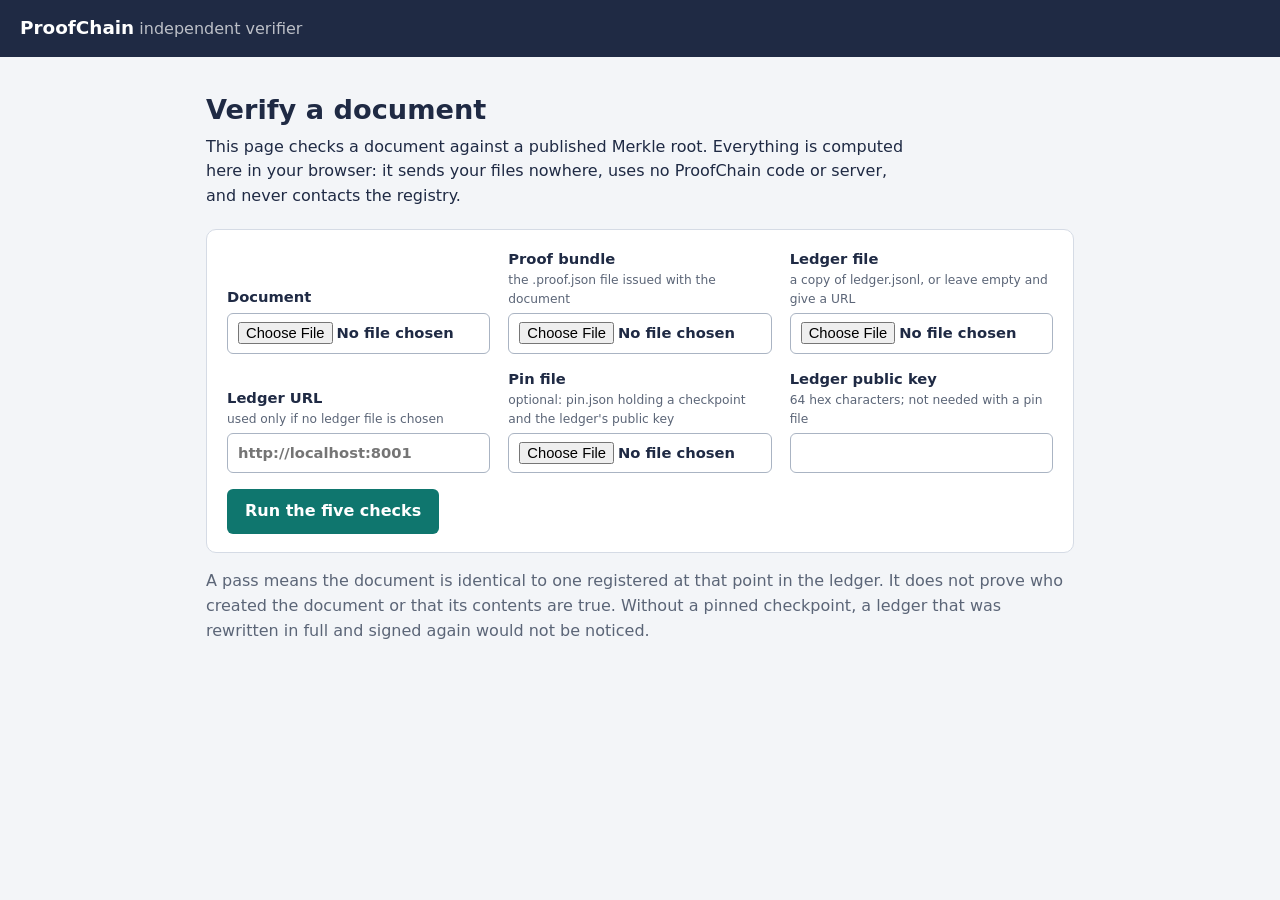
<file: web-verifier/index.html>
<!doctype html>
<html lang="en">
<head>
<meta charset="utf-8">
<meta name="viewport" content="width=device-width, initial-scale=1">
<title>ProofChain verifier</title>
<style>
  :root {
    --ink: #1f2a44; --muted: #5b6577; --line: #d5dbe5; --page: #f3f5f8; --paper: #ffffff;
    --teal: #0f766e; --teal-soft: #e0f1ee; --red: #b42318; --red-soft: #fdecea;
    --amber: #92400e; --amber-soft: #fcebcf; --mono: Consolas, "Cascadia Mono", Menlo, monospace;
  }
  * { box-sizing: border-box; }
  body { margin: 0; font: 16px/1.55 "Segoe UI", system-ui, sans-serif; color: var(--ink); background: var(--page); }
  header { padding: 14px 20px; background: var(--ink); color: #fff; }
  header strong { font-size: 1.15rem; }
  header span { opacity: .7; }
  main { max-width: 900px; margin: 0 auto; padding: 24px 16px 40px; }
  h1 { font-size: 1.7rem; margin: 8px 0 4px; }
  h2 { font-size: 1.15rem; margin: 0 0 10px; }
  .lead { max-width: 70ch; margin: 0 0 20px; }
  .muted { color: var(--muted); }
  .card { background: var(--paper); border: 1px solid var(--line); border-radius: 10px; padding: 18px 20px; margin: 0 0 16px; }
  .fields { display: grid; grid-template-columns: repeat(auto-fit, minmax(240px, 1fr)); gap: 14px 18px; align-items: end; }
  label { display: block; font-weight: 600; font-size: .92rem; }
  label small { display: block; font-weight: 400; color: var(--muted); }
  input { display: block; width: 100%; margin-top: 4px; padding: 8px 10px; font: inherit; color: inherit;
    background: var(--paper); border: 1px solid #aab4c3; border-radius: 6px; }
  input:focus-visible, button:focus-visible { outline: 3px solid #5eb3aa; outline-offset: 2px; }
  button { font: inherit; font-weight: 600; color: #fff; background: var(--teal); border: 0; border-radius: 6px;
    padding: 10px 18px; cursor: pointer; margin-top: 16px; }
  button:hover { background: #0b5d57; }
  code { font-family: var(--mono); font-size: .86rem; overflow-wrap: anywhere; }
  .banner { padding: 12px 16px; border-radius: 8px; margin: 0 0 16px; border-left: 5px solid; }
  .banner.good { background: var(--teal-soft); border-color: var(--teal); }
  .banner.bad { background: var(--red-soft); border-color: var(--red); }
  .banner.note { background: var(--amber-soft); border-color: var(--amber); }
  ol { margin: 0; padding-left: 22px; }
  li { padding: 10px 0; border-bottom: 1px solid var(--line); }
  li:last-child { border-bottom: 0; }
  li p { margin: 4px 0 0; }
  .split { display: flex; flex-wrap: wrap; gap: 8px 16px; align-items: center; justify-content: space-between; }
  .tag { display: inline-block; padding: 1px 9px; border-radius: 999px; font-weight: 600; font-size: .78rem; white-space: nowrap; }
  .tag.pass { background: var(--teal-soft); color: var(--teal); }
  .tag.fail { background: var(--red-soft); color: var(--red); font-family: var(--mono); }
  .tag.skipped { background: var(--amber-soft); color: var(--amber); }
  .hashes { display: grid; grid-template-columns: max-content 1fr; gap: 2px 12px; margin-top: 6px; padding: 8px 10px;
    background: var(--page); border-radius: 6px; font-size: .86rem; color: var(--muted); }
  .hashes code { color: var(--ink); }
</style>
</head>
<body>
<header><strong>ProofChain</strong> <span>independent verifier</span></header>
<main>
  <h1>Verify a document</h1>
  <p class="lead">This page checks a document against a published Merkle root. Everything is computed here in your
    browser: it sends your files nowhere, uses no ProofChain code or server, and never contacts the registry.</p>

  <form class="card" id="form">
    <div class="fields">
      <label>Document
        <input type="file" id="document" required>
      </label>
      <label>Proof bundle <small>the .proof.json file issued with the document</small>
        <input type="file" id="proof" required>
      </label>
      <label>Ledger file <small>a copy of ledger.jsonl, or leave empty and give a URL</small>
        <input type="file" id="ledger-file">
      </label>
      <label>Ledger URL <small>used only if no ledger file is chosen</small>
        <input type="url" id="ledger-url" placeholder="http://localhost:8001">
      </label>
      <label>Pin file <small>optional: pin.json holding a checkpoint and the ledger's public key</small>
        <input type="file" id="pin-file">
      </label>
      <label>Ledger public key <small>64 hex characters; not needed with a pin file</small>
        <input type="text" id="public-key" autocomplete="off" spellcheck="false">
      </label>
    </div>
    <button type="submit">Run the five checks</button>
  </form>

  <div id="output" aria-live="polite"></div>

  <p class="muted">A pass means the document is identical to one registered at that point in the ledger. It does not
    prove who created the document or that its contents are true. Without a pinned checkpoint, a ledger that was
    rewritten in full and signed again would not be noticed.</p>
</main>

<script>
// ==core:start
// The verification rules, written a second time and independently of the Python code.
// Nothing in this block touches the page, so it can also be run and tested outside a browser.

const CODES = { DOCUMENT: "DOCUMENT_MODIFIED", PROOF: "PROOF_INVALID", PUBLICATION: "BATCH_NOT_PUBLISHED",
                ROOT: "ROOT_MISMATCH", LEDGER: "LEDGER_INVALID" };
const CANONS = ["raw-bytes-v1", "json-sorted-v1"];
const HEX64 = /^[0-9a-f]{64}$/;
const TIMESTAMP = /^\d{4}-\d{2}-\d{2}T\d{2}:\d{2}:\d{2}Z$/;
const GENESIS = "0".repeat(64);
const BODY_FIELDS = ["seq", "batch_id", "root", "tree_size", "published_at", "prev_hash"];
const PROOF_FIELDS = ["version", "canon", "fingerprint", "batch_id", "leaf_index", "tree_size", "path", "root"];
const SALTED_PROOF_FIELDS = [...PROOF_FIELDS, "salt"];

class Malformed extends Error {}

// ---- bytes and hashes

const toHex = (bytes) => Array.from(bytes, (b) => b.toString(16).padStart(2, "0")).join("");
const fromHex = (text) => Uint8Array.from(text.match(/../g) || [], (pair) => parseInt(pair, 16));
const utf8 = (text) => new TextEncoder().encode(text);

function decodeUtf8(bytes) {
  // fatal: invalid UTF-8 is an error; ignoreBOM: a byte order mark is kept, and then rejected as not JSON
  return new TextDecoder("utf-8", { fatal: true, ignoreBOM: true }).decode(bytes);
}

function concat(...parts) {
  const out = new Uint8Array(parts.reduce((total, part) => total + part.length, 0));
  let offset = 0;
  for (const part of parts) { out.set(part, offset); offset += part.length; }
  return out;
}

async function sha256(bytes) {
  return new Uint8Array(await crypto.subtle.digest("SHA-256", bytes));
}

// ---- JSON, parsed by hand so that integers stay exact and duplicate keys are seen

class Int { constructor(text) { this.value = BigInt(text); } }
class Float { constructor(text) { this.text = text; } }

// strict = the json-sorted-v1 rules: no floating-point numbers, no duplicate keys.
function parseJson(text, strict) {
  let at = 0;
  const fail = (what) => { throw new Malformed(`not valid JSON: ${what} at character ${at}`); };
  const space = () => { while (" \t\n\r".includes(text[at]) && at < text.length) at++; };

  function string() {
    at++;
    let out = "";
    for (;;) {
      if (at >= text.length) fail("unterminated string");
      const ch = text[at++];
      if (ch === '"') return out;
      if (ch < " ") fail("control character in string");
      if (ch !== "\\") { out += ch; continue; }
      const esc = text[at++];
      const simple = { '"': '"', "\\": "\\", "/": "/", b: "\b", f: "\f", n: "\n", r: "\r", t: "\t" }[esc];
      if (simple !== undefined) { out += simple; continue; }
      const digits = text.slice(at, at + 4);
      if (esc !== "u" || !/^[0-9a-fA-F]{4}$/.test(digits)) fail("bad escape");
      out += String.fromCharCode(parseInt(digits, 16));
      at += 4;
    }
  }

  function number() {
    const match = /^-?(?:0|[1-9]\d*)/.exec(text.slice(at));
    if (!match) fail("unexpected character");
    const rest = /^(?:\.\d+)?(?:[eE][+-]?\d+)?/.exec(text.slice(at + match[0].length))[0];
    at += match[0].length + rest.length;
    if (!rest) return new Int(match[0]);
    if (strict) throw new Malformed(`floating-point numbers are not allowed: ${match[0]}${rest}`);
    return new Float(match[0] + rest);
  }

  function value() {
    space();
    const ch = text[at];
    if (ch === '"') return string();
    if (ch === "{") {
      at++;
      const object = new Map();
      space();
      if (text[at] === "}") { at++; return object; }
      for (;;) {
        space();
        if (text[at] !== '"') fail("expected a key");
        const key = string();
        space();
        if (text[at++] !== ":") fail("expected ':'");
        const item = value();
        if (strict && object.has(key)) throw new Malformed(`duplicate object key: ${JSON.stringify(key)}`);
        object.set(key, item);
        space();
        if (text[at] === ",") { at++; continue; }
        if (text[at] === "}") { at++; return object; }
        fail("expected ',' or '}'");
      }
    }
    if (ch === "[") {
      at++;
      const list = [];
      space();
      if (text[at] === "]") { at++; return list; }
      for (;;) {
        list.push(value());
        space();
        if (text[at] === ",") { at++; continue; }
        if (text[at] === "]") { at++; return list; }
        fail("expected ',' or ']'");
      }
    }
    for (const [word, result] of [["true", true], ["false", false], ["null", null]]) {
      if (text.startsWith(word, at)) { at += word.length; return result; }
    }
    for (const word of ["NaN", "Infinity", "-Infinity"]) {
      if (text.startsWith(word, at)) {
        if (strict) throw new Malformed(`${word} is not valid JSON`);
        at += word.length;
        return new Float(word);
      }
    }
    return number();
  }

  const result = value();
  space();
  if (at < text.length) fail("unexpected text after the value");
  return result;
}

// ---- canonical forms

function compareCodePoints(a, b) {
  // Order by code point, as Python orders strings (JavaScript's default order is by UTF-16 unit).
  let i = 0, j = 0;
  while (i < a.length && j < b.length) {
    const x = a.codePointAt(i), y = b.codePointAt(j);
    if (x !== y) return x - y;
    i += x > 0xffff ? 2 : 1;
    j += y > 0xffff ? 2 : 1;
  }
  return (a.length - i) - (b.length - j);
}

function normalised(text) {
  if (!text.isWellFormed()) throw new Malformed("text contains characters that cannot be encoded as UTF-8");
  return text.normalize("NFC");
}

function canonicalJson(value) {
  if (value === null || value === true || value === false) return String(value);
  if (value instanceof Int) return value.value.toString();
  if (value instanceof Float) throw new Malformed("floating-point numbers are not allowed; use integers or strings");
  if (typeof value === "string") return JSON.stringify(normalised(value));
  if (Array.isArray(value)) return "[" + value.map(canonicalJson).join(",") + "]";
  const members = new Map();
  for (const [key, item] of value) {
    const name = normalised(key);
    if (members.has(name)) throw new Malformed(`duplicate object key after normalisation: ${JSON.stringify(name)}`);
    members.set(name, item);
  }
  const keys = [...members.keys()].sort(compareCodePoints);
  return "{" + keys.map((key) => JSON.stringify(key) + ":" + canonicalJson(members.get(key))).join(",") + "}";
}

function canonicalize(canon, bytes) {
  if (canon === "raw-bytes-v1") return bytes;
  if (canon === "json-sorted-v1") {
    let text;
    try { text = decodeUtf8(bytes); } catch { throw new Malformed("structured records must be UTF-8"); }
    return utf8(canonicalJson(parseJson(text, true)));
  }
  throw new Malformed(`unknown canonical form: ${canon}`);
}

// ---- Merkle tree

// What a record contributes to its batch's tree: its fingerprint, or, in a salted batch,
// SHA-256(0x02 || salt || fingerprint).
const leafValue = async (fingerprint, salt) => (salt ? sha256(concat(Uint8Array.of(2), salt, fingerprint)) : fingerprint);
const leafHash = (value) => sha256(concat(Uint8Array.of(0), value));
const nodeHash = (left, right) => sha256(concat(Uint8Array.of(1), left, right));

function expectedSides(index, treeSize) {
  // The shape of a path is fixed by the leaf's position, so a proof cannot claim a place it does not have.
  const sides = [];
  let width = treeSize;
  while (width > 1n) {
    const sibling = index ^ 1n;
    if (sibling < width) sides.push(sibling < index ? "left" : "right");
    index >>= 1n;
    width = (width + 1n) >> 1n;
  }
  return sides;
}

async function foldPath(fingerprint, path) {
  let current = await leafHash(fingerprint);
  for (const step of path) {
    current = step.side === "left" ? await nodeHash(step.hash, current) : await nodeHash(current, step.hash);
  }
  return current;
}

// ---- proof bundle

const isHex64 = (value) => typeof value === "string" && HEX64.test(value);

function readBundle(data) {
  if (!(data instanceof Map)) throw new Malformed("bundle must be a JSON object");
  // The version decides which fields a bundle has: version 1 is unsalted, version 2 carries a salt.
  if (!data.has("version")) throw new Malformed("bundle is missing: version");
  const version = data.get("version");
  if (!(version instanceof Int)) throw new Malformed("version must be an integer");
  const fields = { 1: PROOF_FIELDS, 2: SALTED_PROOF_FIELDS }[version.value];
  if (!fields) throw new Malformed(`unsupported bundle version: ${version.value}`);
  const missing = fields.filter((name) => !data.has(name));
  if (missing.length) throw new Malformed(`bundle is missing: ${missing.join(", ")}`);
  const unknown = [...data.keys()].filter((name) => !fields.includes(name)).sort();
  if (unknown.length) throw new Malformed(`bundle has unknown fields: ${unknown.join(", ")}`);

  const integer = (name) => {
    if (!(data.get(name) instanceof Int)) throw new Malformed(`${name} must be an integer`);
    return data.get(name).value;
  };
  const hex64 = (value, name) => {
    if (!isHex64(value)) throw new Malformed(`${name} must be 64 lowercase hex characters`);
    return value;
  };

  if (!CANONS.includes(data.get("canon"))) throw new Malformed("unknown canonical form");
  const batchId = data.get("batch_id");
  if (typeof batchId !== "string" || !batchId) throw new Malformed("batch_id must be a non-empty string");
  const treeSize = integer("tree_size"), leafIndex = integer("leaf_index");
  if (treeSize < 1n) throw new Malformed("tree_size must be at least 1");
  if (leafIndex < 0n || leafIndex >= treeSize) {
    throw new Malformed(`leaf_index ${leafIndex} is outside a tree of ${treeSize} leaves`);
  }
  if (!Array.isArray(data.get("path"))) throw new Malformed("path must be a list");
  const path = data.get("path").map((step, i) => {
    const wellFormed = step instanceof Map && step.size === 2 && step.has("side") && step.has("hash");
    if (!wellFormed) throw new Malformed(`path step ${i + 1} must have exactly 'side' and 'hash'`);
    return { side: step.get("side"), hash: fromHex(hex64(step.get("hash"), `path step ${i + 1} hash`)) };
  });
  const sides = expectedSides(leafIndex, treeSize);
  if (path.length !== sides.length) {
    throw new Malformed(`path has ${path.length} steps; leaf ${leafIndex} of ${treeSize} needs ${sides.length}`);
  }
  path.forEach((step, i) => {
    if (step.side !== sides[i]) throw new Malformed(`path step ${i + 1} is on the wrong side for leaf ${leafIndex} of ${treeSize}`);
  });
  const salt = fields === SALTED_PROOF_FIELDS ? hex64(data.get("salt"), "salt") : null;
  return { canon: data.get("canon"), fingerprint: hex64(data.get("fingerprint"), "fingerprint"), salt, batchId,
           leafIndex, treeSize, path, root: hex64(data.get("root"), "root") };
}

// ---- ledger

function entryProblem(entry) {
  if (!(entry instanceof Map)) return "entry must be a JSON object";
  const missing = BODY_FIELDS.filter((name) => !entry.has(name));
  if (missing.length) return `entry is missing: ${missing.join(", ")}`;
  const get = (name) => entry.get(name);
  if (!(get("seq") instanceof Int) || get("seq").value < 0n) return "seq must be a non-negative integer";
  if (typeof get("batch_id") !== "string" || !get("batch_id")) return "batch_id must be a non-empty string";
  if (!isHex64(get("root"))) return "root must be 64 lowercase hex characters";
  if (!(get("tree_size") instanceof Int) || get("tree_size").value < 1n) return "tree_size must be a positive integer";
  if (typeof get("published_at") !== "string" || !TIMESTAMP.test(get("published_at"))) {
    return "published_at must look like 2026-10-12T09:00:00Z";
  }
  if (!isHex64(get("prev_hash"))) return "prev_hash must be 64 lowercase hex characters";
  if (!isHex64(get("entry_hash"))) return "entry_hash must be 64 lowercase hex characters";
  if (entry.has("signature") && typeof get("signature") !== "string") return "signature must be a string";
  return null;
}

async function entryHash(entry) {
  const body = new Map(BODY_FIELDS.map((name) => [name, entry.get(name)]));
  return toHex(await sha256(utf8(canonicalJson(body))));
}

async function chainProblems(entries) {
  const problems = [];
  const seen = new Map();
  let expectedPrev = GENESIS;
  for (let position = 0; position < entries.length; position++) {
    const entry = entries[position];
    const malformed = entryProblem(entry);
    if (malformed) {
      problems.push(`entry at position ${position} is malformed: ${malformed}`);
      expectedPrev = null;
      continue;
    }
    if (entry.get("seq").value !== BigInt(position)) {
      problems.push(`entry at position ${position} has seq ${entry.get("seq").value}`);
    }
    const computed = await entryHash(entry);
    if (entry.get("entry_hash") !== computed) {
      problems.push(`entry ${position}: entry_hash is ${entry.get("entry_hash")} but its fields hash to ${computed}`);
    }
    if (expectedPrev !== null && entry.get("prev_hash") !== expectedPrev) {
      problems.push(`entry ${position}: prev_hash is ${entry.get("prev_hash")} but the previous entry_hash is ${expectedPrev}`);
    }
    const batch = entry.get("batch_id");
    if (seen.has(batch)) problems.push(`entry ${position}: batch ${batch} was already published in entry ${seen.get(batch)}`);
    else seen.set(batch, position);
    expectedPrev = entry.get("entry_hash");
  }
  return problems;
}

function base64Bytes(text) {
  if (!/^(?:[A-Za-z0-9+/]{4})*(?:[A-Za-z0-9+/]{2}==|[A-Za-z0-9+/]{3}=)?$/.test(text)) throw new Malformed("not base64");
  return Uint8Array.from(atob(text), (ch) => ch.charCodeAt(0));
}

async function signatureProblems(entries, publicKey) {
  let key;
  try {
    key = await crypto.subtle.importKey("raw", publicKey, { name: "Ed25519" }, false, ["verify"]);
  } catch (error) {
    if (error && error.name === "NotSupportedError") return ["this browser cannot check Ed25519 signatures; use a current browser or the command-line verifier"];
    return ["the ledger public key is not a valid Ed25519 key"];
  }
  const problems = [];
  for (let position = 0; position < entries.length; position++) {
    const entry = entries[position];
    if (entryProblem(entry)) continue; // already reported by chainProblems
    if (!entry.has("signature")) { problems.push(`entry ${position} is not signed`); continue; }
    let valid = false;
    try {
      valid = await crypto.subtle.verify({ name: "Ed25519" }, key, base64Bytes(entry.get("signature")), fromHex(entry.get("entry_hash")));
    } catch { valid = false; }
    if (!valid) problems.push(`entry ${position}: signature does not match its entry_hash`);
  }
  return problems;
}

function pinProblems(entries, pin) {
  if (pin.seq >= entries.length) return [`pinned entry ${pin.seq} is missing: the ledger has only ${entries.length} entries`];
  const entry = entries[pin.seq];
  const found = entry instanceof Map ? entry.get("entry_hash") : undefined;
  if (found !== pin.entry_hash) return [`pinned entry ${pin.seq} has changed: entry_hash is ${found}, pinned ${pin.entry_hash}`];
  return [];
}

async function ledgerProblems(entries, publicKey, pin) {
  const problems = [...await chainProblems(entries), ...await signatureProblems(entries, publicKey)];
  return pin ? problems.concat(pinProblems(entries, pin)) : problems;
}

function parseLedgerLines(text) {
  // One entry per line. A line that is not JSON is kept as text, so the ledger check reports it.
  return text.split(/\r\n|[\n\r\v\f\x1c-\x1e\x85\u2028\u2029]/).filter((line) => line.trim()).map((line) => {
    try { return parseJson(line, false); } catch { return line; }
  });
}

function parsePin(text) {
  const match = /^(\d+):([0-9a-f]{64})$/.exec(text.trim());
  if (!match) throw new Malformed("a pin looks like <seq>:<64 lowercase hex characters>");
  return { seq: Number(match[1]), entry_hash: match[2] };
}

// ---- the five checks

const check = (name, code, status, detail, computed = null, expected = null) => ({ name, code, status, detail, computed, expected });

// document: Uint8Array. proofText: the proof file's text, or null if it could not be decoded.
// entries: the whole ledger in order. publicKey: 32 bytes. pin: { seq, entry_hash } or null.
async function verifyDocument({ document, proofText, entries, publicKey, pin = null }) {
  const problems = await ledgerProblems(entries, publicKey, pin);
  let detail = `${entries.length} entries: chain links, entry hashes and signatures hold`;
  detail += pin ? `, and pinned entry ${pin.seq} is present` : " (no checkpoint pinned, so a fully rewritten ledger would not be noticed)";
  const ledgerCheck = problems.length ? check("Ledger check", CODES.LEDGER, "fail", problems.join("; "))
                                      : check("Ledger check", CODES.LEDGER, "pass", detail);
  const finish = (checks, batchId = null, ledgerSeq = null) => ({
    ok: checks.every((c) => c.status === "pass"), codes: checks.filter((c) => c.status === "fail").map((c) => c.code),
    batch_id: batchId, ledger_seq: ledgerSeq, pinned: pin !== null, checks,
  });

  let bundle;
  try {
    if (proofText === null) throw new Malformed("bundle must be a JSON object");
    let data;
    try { data = parseJson(proofText, false); } catch { throw new Malformed("bundle must be a JSON object"); }
    bundle = readBundle(data);
  } catch (error) {
    if (!(error instanceof Malformed)) throw error;
    const reason = "not run: the proof bundle could not be read";
    return finish([
      check("Fingerprint check", CODES.DOCUMENT, "skipped", reason),
      check("Proof check", CODES.PROOF, "fail", `the proof bundle is malformed: ${error.message}`),
      check("Publication check", CODES.PUBLICATION, "skipped", reason),
      check("Root check", CODES.ROOT, "skipped", reason),
      ledgerCheck,
    ]);
  }

  let fingerprintCheck;
  try {
    const computed = toHex(await sha256(canonicalize(bundle.canon, document)));
    fingerprintCheck = computed === bundle.fingerprint
      ? check("Fingerprint check", CODES.DOCUMENT, "pass", "the document hashes to the fingerprint in the proof", computed, bundle.fingerprint)
      : check("Fingerprint check", CODES.DOCUMENT, "fail", "the document does not hash to the fingerprint in the proof", computed, bundle.fingerprint);
  } catch (error) {
    if (!(error instanceof Malformed)) throw error;
    fingerprintCheck = check("Fingerprint check", CODES.DOCUMENT, "fail",
      `the document cannot be put into ${bundle.canon} form: ${error.message}`, null, bundle.fingerprint);
  }

  const leaf = await leafValue(fromHex(bundle.fingerprint), bundle.salt ? fromHex(bundle.salt) : null);
  const folded = toHex(await foldPath(leaf, bundle.path));
  const proofCheck = folded === bundle.root
    ? check("Proof check", CODES.PROOF, "pass", "the path leads from the proof's fingerprint to the proof's root", folded, bundle.root)
    : check("Proof check", CODES.PROOF, "fail", "the path does not lead from the proof's fingerprint to the proof's root", folded, bundle.root);

  const entry = entries.find((e) => !entryProblem(e) && e.get("batch_id") === bundle.batchId) || null;
  const seq = entry ? Number(entry.get("seq").value) : null;
  const publicationCheck = entry
    ? check("Publication check", CODES.PUBLICATION, "pass", `batch ${bundle.batchId} was published in ledger entry ${seq}`)
    : check("Publication check", CODES.PUBLICATION, "fail", `the ledger has no entry for batch ${bundle.batchId}`);

  let rootCheck;
  if (!entry) {
    rootCheck = check("Root check", CODES.ROOT, "skipped", "not run: there is no published root to compare with");
  } else if (bundle.root !== entry.get("root")) {
    rootCheck = check("Root check", CODES.ROOT, "fail", "the proof's root is not the root published for this batch", bundle.root, entry.get("root"));
  } else if (bundle.treeSize !== entry.get("tree_size").value) {
    rootCheck = check("Root check", CODES.ROOT, "fail",
      `the proof says the batch has ${bundle.treeSize} records; the ledger says ${entry.get("tree_size").value}`, bundle.root, entry.get("root"));
  } else {
    rootCheck = check("Root check", CODES.ROOT, "pass", "the proof's root and tree size equal the published entry", bundle.root, entry.get("root"));
  }

  return finish([fingerprintCheck, proofCheck, publicationCheck, rootCheck, ledgerCheck], bundle.batchId, seq);
}
// ==core:end

// ---- the page

const $ = (id) => document.getElementById(id);

function element(tag, className, text) {
  const node = document.createElement(tag);
  if (className) node.className = className;
  if (text !== undefined) node.textContent = text;
  return node;
}

async function fileBytes(input) {
  const file = input.files[0];
  return file ? new Uint8Array(await file.arrayBuffer()) : null;
}

async function fetchText(url) {
  let response;
  try { response = await fetch(url); } catch { throw new Malformed(`cannot reach ${url}`); }
  if (!response.ok) throw new Malformed(`${url} answered with HTTP ${response.status}`);
  return response.text();
}

// Gathers the inputs. Throws Malformed when something needed is missing: that is "no verdict", not a failure.
async function gather() {
  const documentBytes = await fileBytes($("document"));
  const proofBytes = await fileBytes($("proof"));
  let proofText = null;
  try { proofText = decodeUtf8(proofBytes); } catch { /* reported as PROOF_INVALID */ }

  let pin = null, publicKeyHex = $("public-key").value.trim().toLowerCase(), note = null;
  const pinBytes = await fileBytes($("pin-file"));
  if (pinBytes) {
    try {
      const saved = parseJson(decodeUtf8(pinBytes), false);
      pin = parsePin(`${saved.get("seq").value}:${saved.get("entry_hash")}`);
      publicKeyHex = publicKeyHex || saved.get("public_key");
    } catch { throw new Malformed("the pin file could not be read"); }
  }

  const url = $("ledger-url").value.trim().replace(/\/+$/, "");
  const ledgerBytes = await fileBytes($("ledger-file"));
  let entries;
  if (ledgerBytes) {
    try { entries = parseLedgerLines(decodeUtf8(ledgerBytes)); } catch { throw new Malformed("the ledger file is not UTF-8 text"); }
  } else if (url) {
    try { entries = parseJson(await fetchText(`${url}/entries`), false); } catch (error) {
      throw new Malformed(error instanceof Malformed ? error.message : "the ledger did not return its entries");
    }
    if (!Array.isArray(entries)) throw new Malformed(`${url}/entries did not return a list`);
    if (!publicKeyHex) {
      const reply = parseJson(await fetchText(`${url}/pubkey`), false);
      publicKeyHex = reply instanceof Map ? reply.get("public_key") : "";
      note = "The public key was fetched from the ledger itself. A key you obtained earlier, from a pin file or typed in, is stronger evidence.";
    }
  } else {
    throw new Malformed("choose a ledger file or give the ledger's URL");
  }
  if (!isHex64(publicKeyHex)) throw new Malformed("the ledger's public key is needed: choose a pin file or enter 64 hex characters");
  return { document: documentBytes, proofText, entries, publicKey: fromHex(publicKeyHex), pin, note };
}

function show(result, name, note) {
  const output = $("output");
  output.replaceChildren();
  const banner = element("p", `banner ${result.ok ? "good" : "bad"}`);
  banner.append(element("strong", "", result.ok ? "Verified. " : "Not verified. "),
    result.ok ? `${name} matches the record registered in ${result.batch_id} (ledger entry ${result.ledger_seq}).`
              : `${name} failed: ${result.codes.join(", ")}.`);
  output.append(banner);
  if (note) output.append(element("p", "banner note", note));

  const card = element("section", "card");
  card.append(element("h2", "", "Checks"));
  const list = element("ol");
  for (const item of result.checks) {
    const row = element("li");
    const head = element("div", "split");
    head.append(element("strong", "", item.name),
      element("span", `tag ${item.status}`, item.status === "fail" ? item.code : item.status === "pass" ? "passed" : "not run"));
    row.append(head, element("p", "", item.detail[0].toUpperCase() + item.detail.slice(1)));
    if (item.computed || item.expected) {
      const hashes = element("div", "hashes");
      hashes.append(element("span", "", "computed"), element("code", "", item.computed || "could not be computed"),
        element("span", "", "expected"), element("code", "", item.expected || "unknown"));
      row.append(hashes);
    }
    list.append(row);
  }
  card.append(list);
  output.append(card);
}

if (typeof document !== "undefined" && document.getElementById) {
  $("form").addEventListener("submit", async (event) => {
    event.preventDefault();
    try {
      const inputs = await gather();
      show(await verifyDocument(inputs), $("document").files[0].name, inputs.note);
    } catch (error) {
      $("output").replaceChildren(element("p", "banner note", `No verdict: ${error.message}.`));
    }
  });
}
</script>
</body>
</html>
</file>
